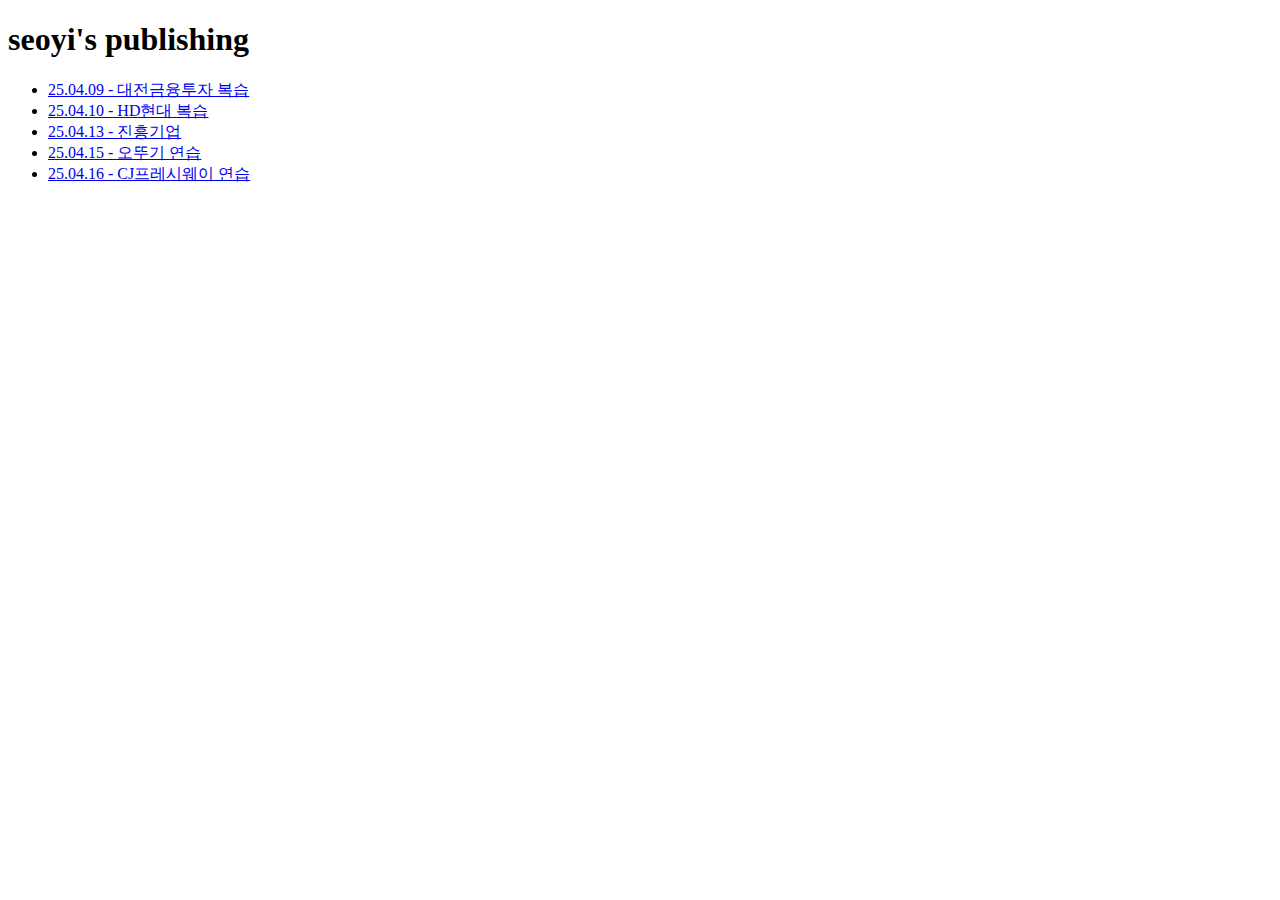
<file: index.html>
<!DOCTYPE html>
<html lang="ko">
<head>
    <meta charset="UTF-8">
    <meta name="viewport" content="width=device-width, initial-scale=1.0">
    <title>서이의 코딩복습</title>
</head>
<body>
    <h1>seoyi's publishing</h1>
    <ul>
        <li><a href="test/test_250409_dj.html">25.04.09 - 대전금융투자 복습</a></li>
        <li><a href="test/test_250410_hd.html">25.04.10 - HD현대 복습</a></li>
        <li><a href="test/test_jh.html">25.04.13 - 진흥기업</a></li>
        <li><a href="test/test_ok_250415.html">25.04.15 - 오뚜기 연습</a></li>
        <li><a href="test/test_cj_250416.html">25.04.16 - CJ프레시웨이 연습</a></li>
    </ul>
</body>
</html>
</file>
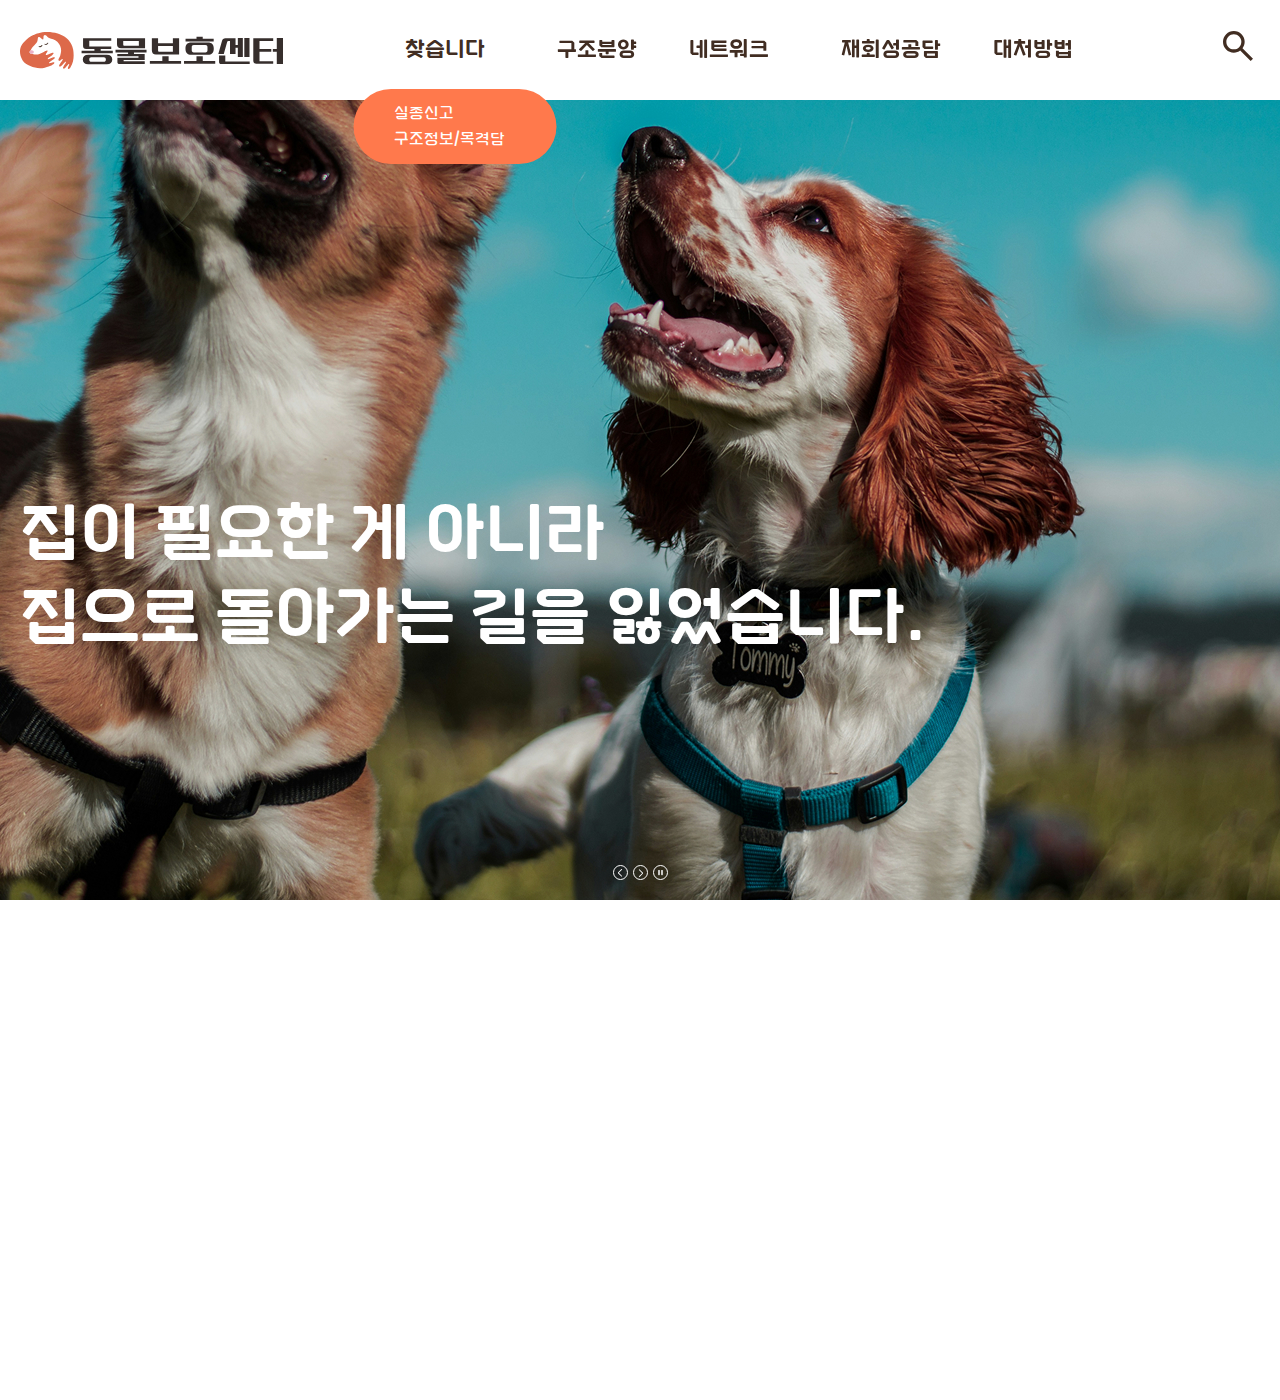
<file: animal/index.html>
<!DOCTYPE html>
<html lang="ko">
<head>
    <meta charset="UTF-8">
    <meta name="viewport" content="width=device-width, initial-scale=1.0">
    <!-- jqyery 라이브러리 -->
    <script src="js/jquery-3.7.1.min.js"></script>

    <!-- swiper 라이브러리 -->
    <link rel="stylesheet" href="css/swiper-bundle.min.css">
    <script src="js/swiper-bundle.min.js"></script>

    <link rel="stylesheet" href="css/main.css">
    <script src="js/main.js"></script>
    <title>동물보호센터</title>
</head>
<body>
        <header class="menu_over">
            <h1 class="logo"><a href="index.html"><span class="blind">동물보호센터</span></a></h1>
            <nav class="gnb">
                <button class="gnb_open"><span class="blind">메뉴열기</span></button>
                <div class="gnb_wrap">
                    <ul class="depth1">
                        <li class="over">
                            <a href="https://www.naver.com/"><span>찾습니다</span></a>
                            <ul class="depth2">
                                <li><a href="#"><span>실종신고</span></a></li>
                                <li><a href="#"><span>구조정보/목격담</span></a></li>
                            </ul>
                        </li>
                        <li>
                            <a href="https://www.naver.com/"><span>구조분양</span></a>
                        </li>
                        <li>
                            <a href="https://www.naver.com/"><span>네트워크</span></a>
                            <ul class="depth2">
                                <li><a href="#"><span>동물찾기 네트워크</span></a></li>
                                <li><a href="https://www.animal.go.kr" target="_blank" title="새창열림"><span>국가동물보호정보시스템</span></a></li>
                            </ul>
                        </li>
                        <li>
                            <a href="https://www.naver.com/"><span>재회성공담</span></a>
                        </li>
                        <li>
                            <a href="https://www.naver.com/"><span>대처방법</span></a>
                            <ul class="depth2">
                                <li><a href="#"><span>실종시 대처방법</span></a></li>
                                <li><a href="#"><span>구조시 대처방법</span></a></li>
                                <li><a href="#"><span>고양이에 대해</span></a></li>
                            </ul>
                        </li>
                    </ul>
                </div>
                <button class="gnb_close"><span class="blind">메뉴닫기</span></button>
            </nav>
            <div class="util">
                <div class="search">
                    <button class="search_open"><span class="blind">검색열기</span></button>
                </div>
            </div>
        </header>
        <main class="container">
            <section class="visual">
                <h2 class="blind">팝업</h2>
                <div class="swiper"> <!-- 팝업의 높이와 넓이를 css에서 줄 수 있는 요소-->
                    <ul class="swiper-wrapper"> <!-- 각 팝업 콘텐츠를 감싸는 요소-->
                        <li class="swiper-slide bg1">
                            <div class="wrapper">
                                <p>집이 필요한 게 아니라<br>집으로 돌아가는 길을 잃었습니다.</p>
                            </div>
                        </li>
                        <li class="swiper-slide bg2">
                            <div class="wrapper">
                            <p>길 위 아이는 누군가의 전부,<br>함께 찾아야 할 가족</p>
                            </div>
                        </li>
                        <li class="swiper-slide bg3">
                            <div class="wrapper">
                            <p>작은 몸 하나로<br>온 세상을 기다려온 아이가 있어요</p>
                            </div>
                        </li>
                        <li class="swiper-slide bg4">
                            <div class="wrapper">
                            <p>물건이 아닌 생명,<br> 입양으로 그 가치를 지켜주세요</p>
                            </div>
                        </li>
                    </ul>
                    <div class="btn_wrap">
                        <button class="btn_prev"><span class="blind">이전팝업보기</span></button>
                        <button class="btn_next"><span class="blind">다음팝업보기</span></button>
                        <button class="btn_stop"><span class="blind">일시정지</span></button>
                        <button class="btn_play"><span class="blind">다시시작</span></button>
                    </div><!--//btn_wrap-->
                </div><!--//swiper-->
            </section><!--//visual-->
            <section class="find"></section><!--//find-->
            <section class="slogan"></section><!--//slogan-->
            <section class="adopt"></section><!--//adopt-->
            <section class="review"></section><!--//review-->
        </main>
        <footer></footer>
</body>
</html>
</file>
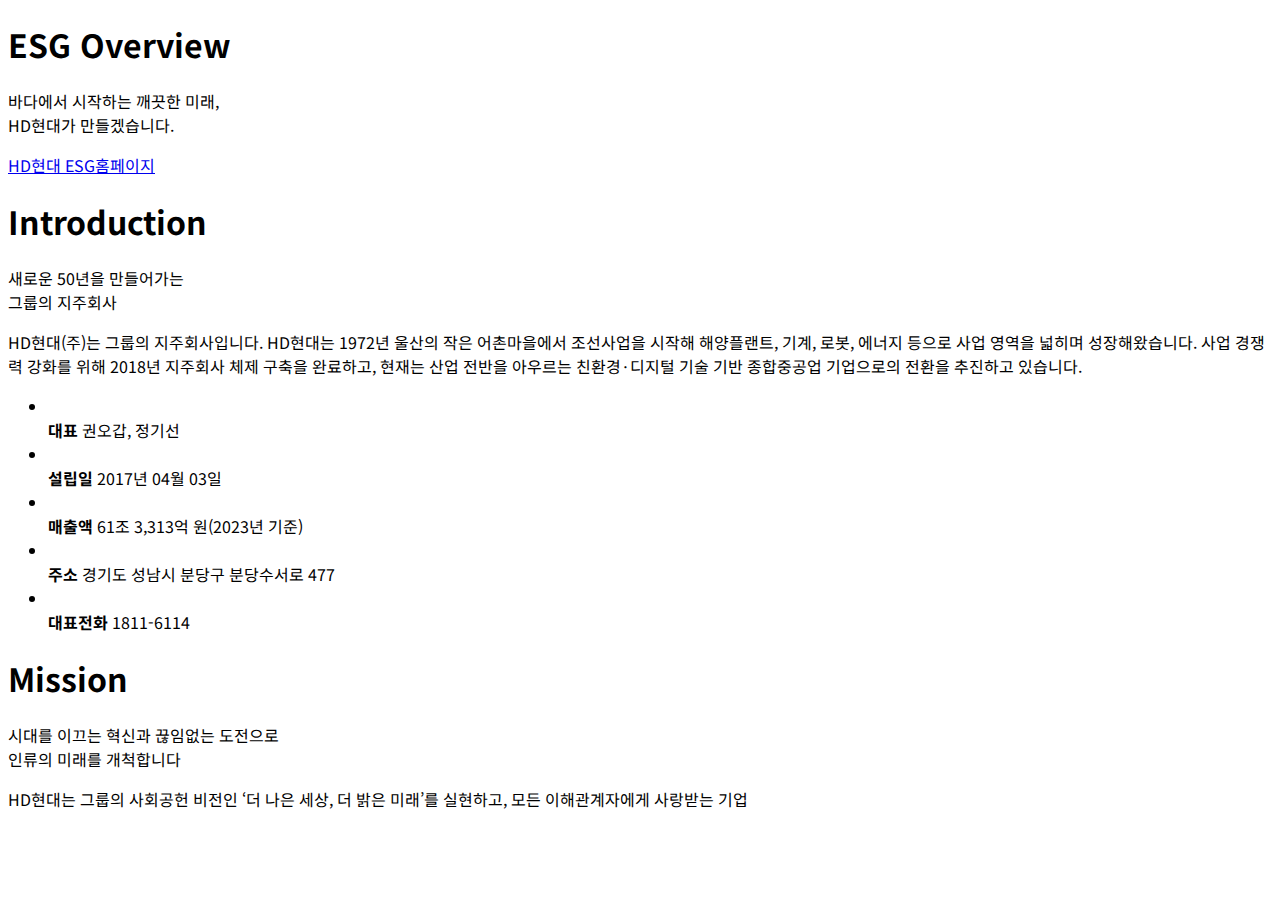
<file: test/test_250410_hd.html>
<!DOCTYPE html>
<html lang="ko">
<head>
    <meta charset="UTF-8">
    <meta name="viewport" content="width=device-width, initial-scale=1.0">
    <link rel="stylesheet" href="css/test_250410_hd.css">
    <title>HD현대 복습</title>
</head>
<body>
    <div class="esg">
        <div class="wrapper">
            <h1>ESG Overview</h1>
            <p class="sub_tit">바다에서 시작하는 깨끗한 미래,<br>HD현대가 만들겠습니다.</p>
            <div class="more"><a href="#">HD현대 ESG홈페이지</a></div>
        </div><!--//wrapper-->
    </div><!--//esg-->
    <div class="int">
        <div class="wrapper">
            <h1>Introduction</h1>
            <p class="sub_tit">새로운 50년을 만들어가는<br>그룹의 지주회사</p>
            <p>HD현대(주)는 그룹의 지주회사입니다. HD현대는 1972년 울산의 작은 어촌마을에서 조선사업을 시작해 해양플랜트, 기계, 로봇, 에너지 등으로 사업 영역을 넓히며 성장해왔습니다. 사업 경쟁력 강화를 위해 2018년 지주회사 체제 구축을 완료하고, 현재는 산업 전반을 아우르는 친환경·디지털 기술 기반 종합중공업 기업으로의 전환을 추진하고 있습니다.</p>
            <ul>
                <li></li><strong>대표</strong> 권오갑, 정기선
                <li></li><strong>설립일</strong> 2017년 04월 03일
                <li></li><strong>매출액</strong> 61조 3,313억 원(2023년 기준)
                <li></li><strong>주소</strong> 경기도 성남시 분당구 분당수서로 477
                <li></li><strong>대표전화</strong> 1811-6114
            </ul>
        </div><!--//wrapper-->
    </div><!--//int-->
    <div class="mission">
        <div class="wrapper">
            <div class="inner">
                <h1>Mission</h1>
                <P class="sub_tit">시대를 이끄는 혁신과 끊임없는 도전으로<br>인류의 미래를 개척합니다</P>
                <p class="cnt">HD현대는 그룹의 사회공헌 비전인 ‘더 나은 세상, 더 밝은 미래’를 실현하고, 모든 이해관계자에게 사랑받는 기업</p>
            </div><!--//inner-->
        </div><!--//wrapper-->
    </div><!--//mission-->
</body>
</html>
</file>
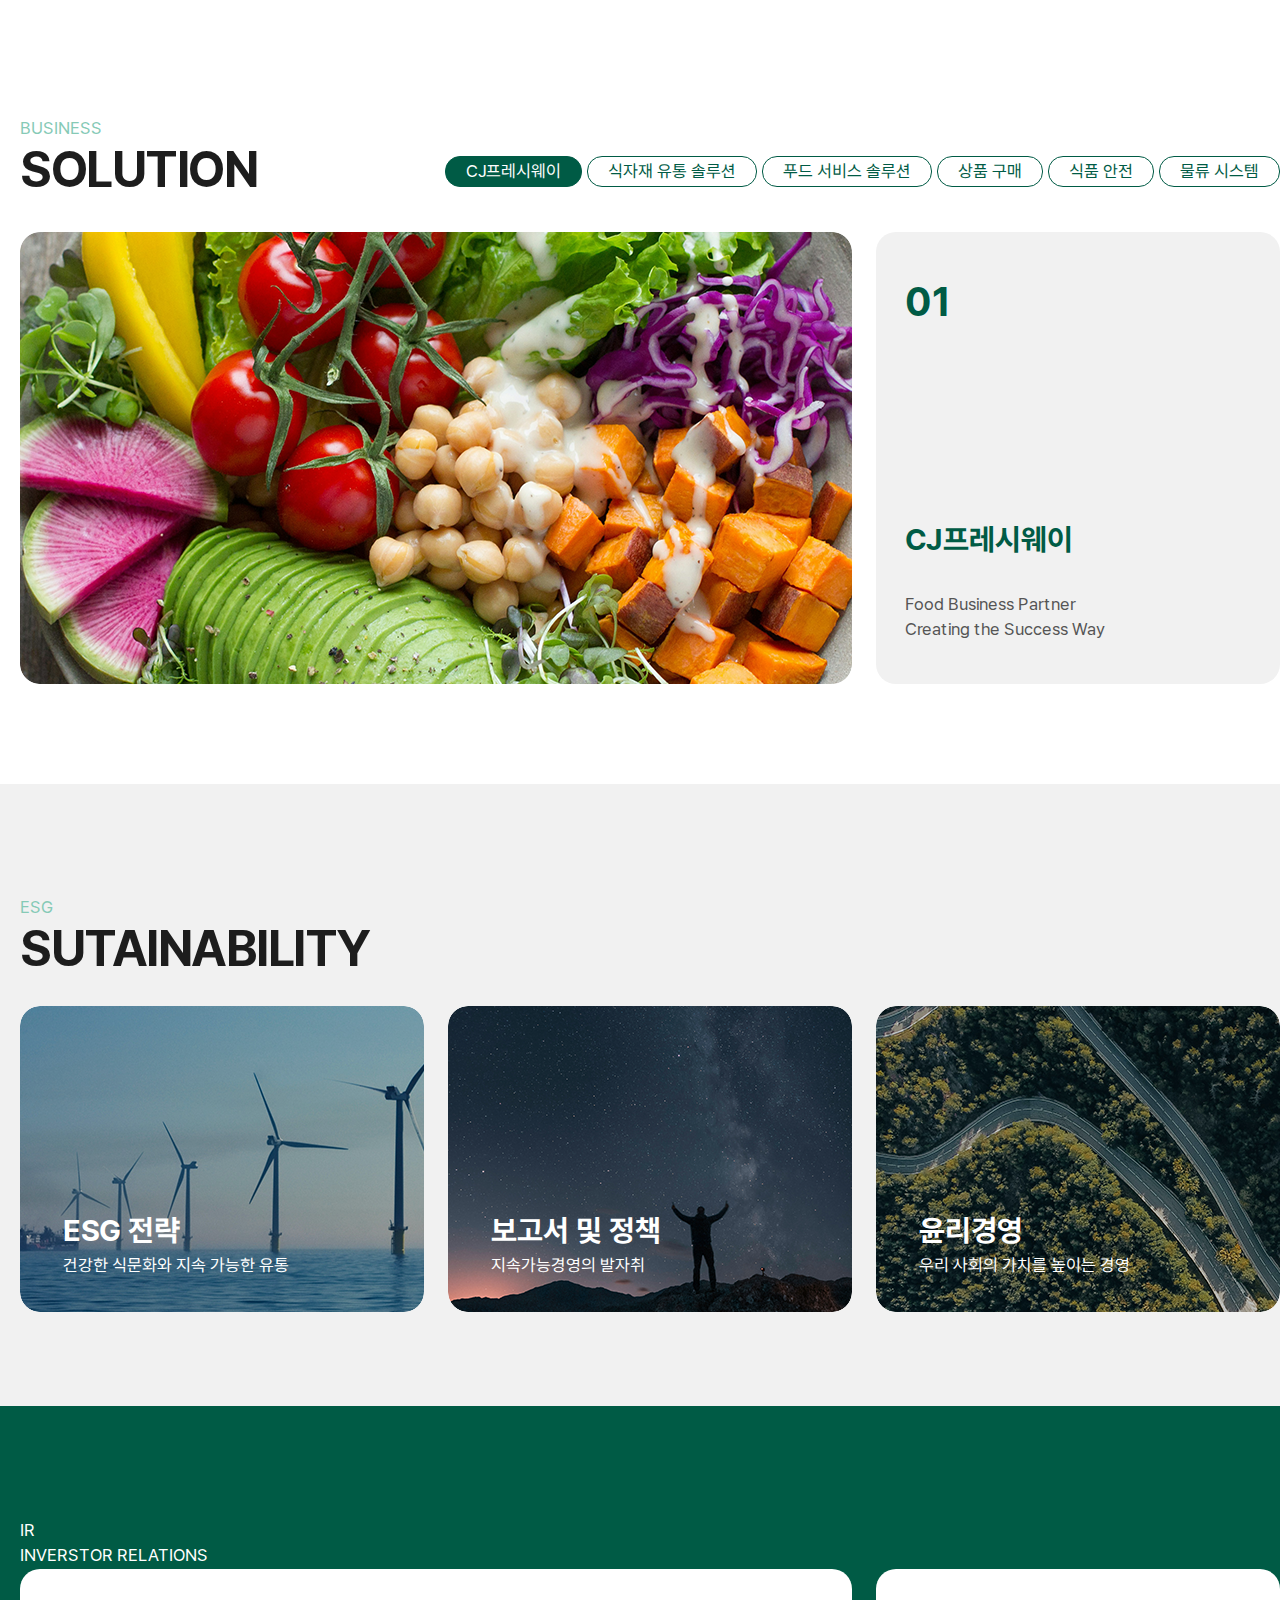
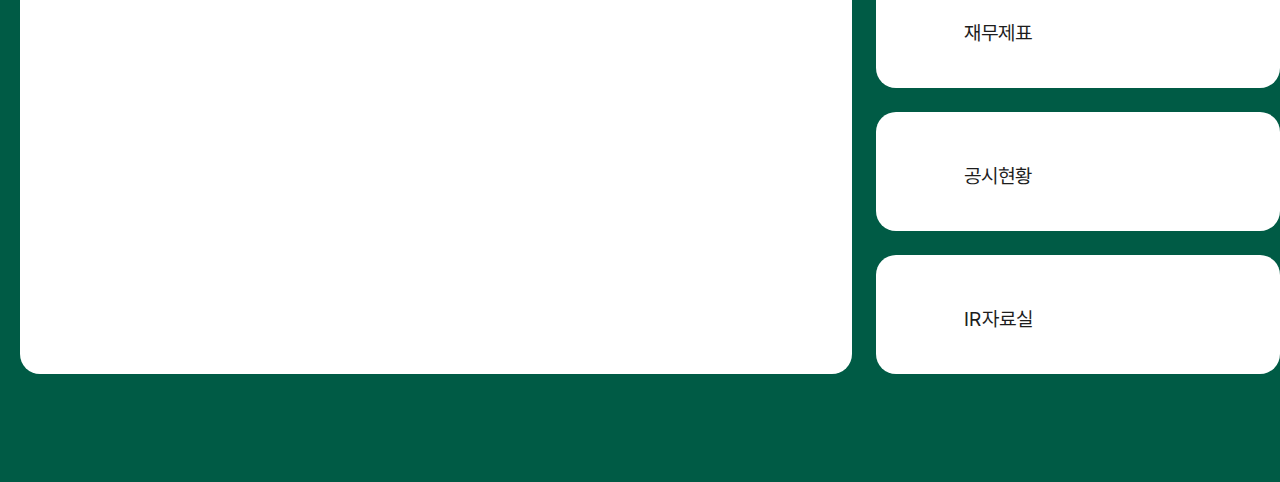
<file: test/test_cj_250416.html>
<!DOCTYPE html>
<html lang="ko">
<head>
    <meta charset="UTF-8">
    <meta name="viewport" content="width=device-width, initial-scale=1.0">
    <link rel="stylesheet" href="css/test_cj_250416.css">
    <title>CJ프레시웨이</title>
</head>
<body>
    <div id="wrap">
        <header></header>
        <main class="container">
            <section class="biz">
                <div class="wrapper">
                    <div class="manu">
                        <div class="tit">
                            <h1>BUSINESS</h1>
                            <p class="sub_tit">SOLUTION</p>
                        </div><!--//tit-->
                        <nav class="snb">
                            <ul>
                                <li class="cl_box"><a href="#">CJ프레시웨이</a></li>
                                <li><a href="#">식자재 유통 솔루션</a></li>
                                <li><a href="#">푸드 서비스 솔루션</a></li>
                                <li><a href="#">상품 구매</a></li>
                                <li><a href="#">식품 안전</a></li>
                                <li><a href="#">물류 시스템</a></li>
                            </ul>
                        </nav>
                    </div>
                    <div class="box">
                        <a><div class="photo"><img src="images/cj-biz-box.png" alt="셀러드사진"></div></a>
                        <div class="m_nv">
                            <h2>01</h2>
                            <p class="sub_tit">CJ프레시웨이</p>
                            <span>Food Business Partner<br>Creating the Success Way</span>
                        </div>
                    </div><!--//box--> 
               </div><!--/wrapper-->
            </section><!--//biz-->
            <section class="esg">
                <div class="wrapper">
                    <h1>ESG</h1>
                    <p class="sub_tit">SUTAINABILITY</p>
                    <ul>
                        <li class="list1">
                            <a>
                                <h2>ESG 전략</h2>
                                <p class="cnt">건강한 식문화와 지속 가능한 유통</p>
                            </a>
                        </li>
                        <li class="list2">
                            <a>
                                <h2>보고서 및 정책</h2>
                                <p class="cnt">지속가능경영의 발자취</p>
                            </a>
                        </li>
                        <li class="list3">
                            <a>
                                <h2>윤리경영</h2>
                                <p class="cnt">우리 사회의 가치를 높이는 경영</p>
                            </a>
                        </li>
                    </ul>
                </div><!--/wrapper-->
            </section><!--//esg-->
            <section class="ir">
                <div class="wrapper">
                    <h1>IR</h1>
                    <p class="sub_tit">INVERSTOR RELATIONS</p>
                    <div class="inner">
                        <div class="bx_l"></div>
                        <div class="bx_r">
                            <ul>
                                <li>
                                    <a href="#">재무제표</a>
                                </li>
                                <li>
                                    <a href="#">공시현황</a>
                                </li>
                                <li>
                                    <a href="#">IR자료실</a>
                                </li>
                            </ul>
                        </div>
                    </div>
                </div><!--/wrapper-->
            </section><!--//ir-->
        </main>
        <footer></footer>
    </div><!--//wrap-->
</body>
</html>
</file>
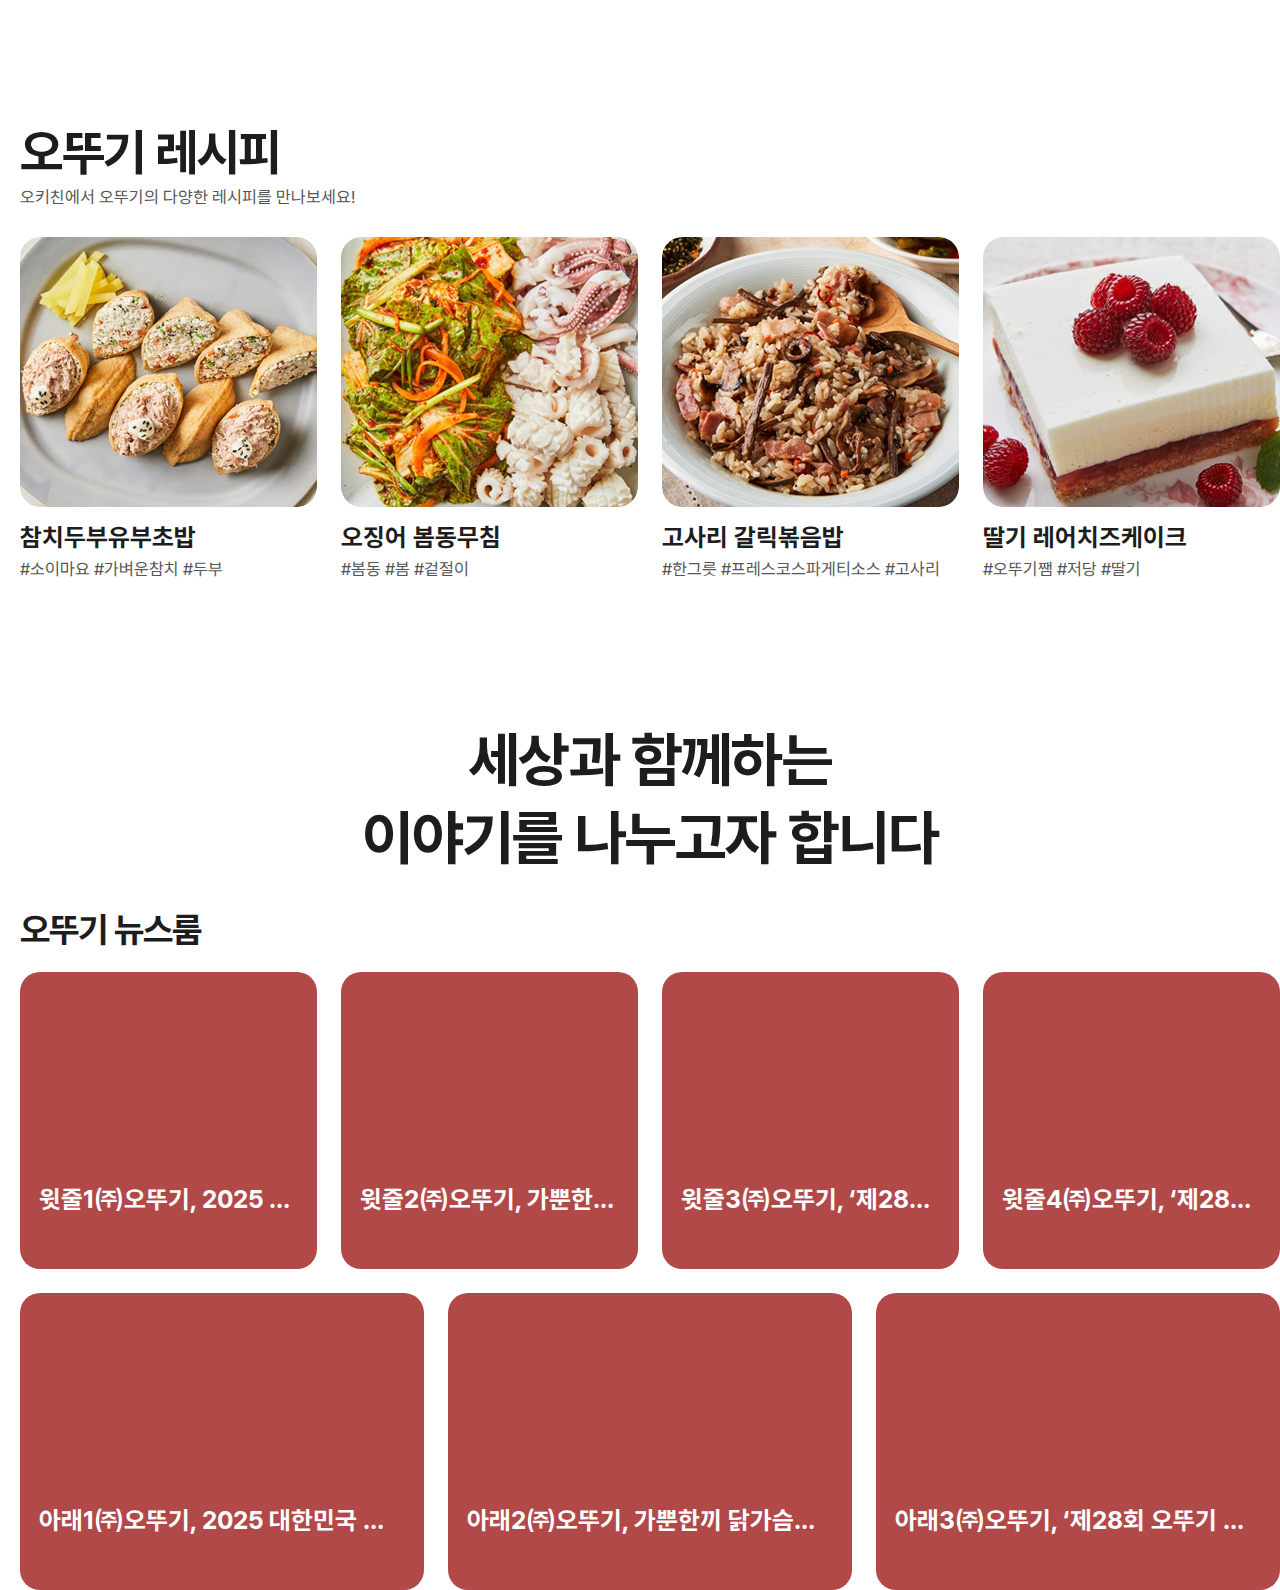
<file: test/test_ok_250415.html>
<!DOCTYPE html>
<html lang="ko">
<head>
    <meta charset="UTF-8">
    <meta name="viewport" content="width=device-width, initial-scale=1.0">
    <link rel="stylesheet" href="css/test_ok_450415.css">
    <title>오뚜기 연습</title>
</head>
<body>
    <div id="wrap">
        <div class="rasip">
            <div class="wrapper">
                <div class="tit">
                    <h1>오뚜기 레시피</h1>
                    <p>오키친에서 오뚜기의 다양한 레시피를 만나보세요!</p>
                </div>
                <div class="list">
                    <ul>
                        <li>
                            <a href="#">
                                <div class="photo"><img src="images/유부.png" alt="유부초밥사진"></div>
                                <h2>참치두부유부초밥</h2>
                                <p>#소이마요 #가벼운참치 #두부</p>
                            </a>
                        </li>
                        <li>
                            <a href="#">
                                <div class="photo"><img src="images/오징어무침.png" alt="오징어무침사진"></div>
                                <h2>오징어 봄동무침</h2>
                                <p>#봄동 #봄 #겉절이</p>
                            </a>
                        </li>
                        <li>
                            <a href="#">
                                <div class="photo"><img src="images/고사리.png" alt="고사리볶음밥사진"></div>
                                <h2>고사리 갈릭볶음밥</h2>
                                <p>#한그릇 #프레스코스파게티소스 #고사리</p>
                            </a>
                        </li>
                        <li>
                            <a href="#">
                                <div class="photo"><img src="images/케이크.png" alt="딸기케이크사진"></div>
                                <h2>딸기 레어치즈케이크</h2>
                                <p>#오뚜기쨈 #저당 #딸기</p>
                            </a>
                        </li>
                    </ul>
                </div>
            </div>
        </div><!--//rasip-->
        <div class="news">
            <div class="wrapper">
                <div class="tit">
                    <p class="sub_tit">세상과 함께하는<br>이야기를 나누고자 합니다</p>
                    <h2>오뚜기 뉴스룸</h2>
                </div><!--//tit-->
                <div class="list">
                    <div class="group ls1">
                        <ul>
                            <li><a href="#">윗줄1㈜오뚜기, 2025 대한민국 라면박람회 참가 글로벌 진라면 알린다</a></li>
                            <li><a href="#">윗줄2㈜오뚜기, 가뿐한끼 닭가슴살만두 2종 출시</a></li>
                            <li><a href="#">윗줄3㈜오뚜기, ‘제28회 오뚜기 스위트홈 가족요리 페스티벌’ 참가자 모집</a></li>
                            <li><a href="#">윗줄4㈜오뚜기, ‘제28회 오뚜기 스위트홈 가족요리 페스티벌’ 참가자 모집</a></li>
                        </ul>
                    </div>
                    <div class="group ls2">
                        <ul>
                            <li><a href="#">아래1㈜오뚜기, 2025 대한민국 라면박람회 참가 글로벌 진라면 알린다</a></li>
                            <li><a href="#">아래2㈜오뚜기, 가뿐한끼 닭가슴살만두 2종 출시</a></li>
                            <li><a href="#">아래3㈜오뚜기, ‘제28회 오뚜기 스위트홈 가족요리 페스티벌’ 참가자 모집</a></li>
                        </ul>
                    </div>
                </div><!--//list-->
            </div>
        </div><!--//news-->
    </div><!--//wrap-->
</body>
</html>
</file>
<file: animal/css/main.css>
@import url(font.css);
@import url(default.css);
@import url(common.css);

header {
    position: fixed; /* body를 기준으로 정렬 / 상단고정 */
    left: 0;
    top: 0;
    z-index: 100;
    width: 100%;
    height: 100px;
    color: #fff;
    display: flex; /* logo, gnb, util을 좌우로 배치 */
    justify-content: space-between;
    align-items: center;
    padding: 0 20px;
}
header .logo a {
    display: block;
    background: url(../images/logo_w.svg) no-repeat center center / contain;
    width: 263px;
    height: 37px;
}

header .util .search .search_open {
    width: 45px;
    height: 45px;
    background-image: url("data:image/svg+xml,%3Csvg width='30' height='30' viewBox='0 0 30 30' fill='none' xmlns='http://www.w3.org/2000/svg'%3E%3Cpath d='M27.6667 30L17.1667 19.5C16.3333 20.1667 15.375 20.6944 14.2917 21.0833C13.2083 21.4722 12.0556 21.6667 10.8333 21.6667C7.80556 21.6667 5.24306 20.6181 3.14583 18.5208C1.04861 16.4236 0 13.8611 0 10.8333C0 7.80556 1.04861 5.24306 3.14583 3.14583C5.24306 1.04861 7.80556 0 10.8333 0C13.8611 0 16.4236 1.04861 18.5208 3.14583C20.6181 5.24306 21.6667 7.80556 21.6667 10.8333C21.6667 12.0556 21.4722 13.2083 21.0833 14.2917C20.6944 15.375 20.1667 16.3333 19.5 17.1667L30 27.6667L27.6667 30ZM10.8333 18.3333C12.9167 18.3333 14.6875 17.6042 16.1458 16.1458C17.6042 14.6875 18.3333 12.9167 18.3333 10.8333C18.3333 8.75 17.6042 6.97917 16.1458 5.52083C14.6875 4.0625 12.9167 3.33333 10.8333 3.33333C8.75 3.33333 6.97917 4.0625 5.52083 5.52083C4.0625 6.97917 3.33333 8.75 3.33333 10.8333C3.33333 12.9167 4.0625 14.6875 5.52083 16.1458C6.97917 17.6042 8.75 18.3333 10.8333 18.3333Z' fill='white'/%3E%3C/svg%3E%0A");
    background-repeat: no-repeat;
    background-position: center center;
}

@media screen and (min-width:1025px){
/******************* 메뉴 pc형 *******************/
header .gnb .gnb_open,
header .gnb .gnb_close {
    display: none; /* 모바일에서만 보임 */
}
header .gnb .gnb_wrap ul.depth1 {
    display: flex; /* li를 좌우로 배치 */
}
header .gnb .gnb_wrap ul.depth1 > li {
    position: relative; /* depth2 정렬의 기준 */
}
header .gnb .gnb_wrap ul.depth1 > li > a {
    display: block;
    line-height: 100px; /* header 높이만큼 */
    font-size: 23px;
    font-weight: 700;
    padding: 0 26px;
}
header .gnb .gnb_wrap ul.depth1 > li:has(ul.depth2) > a > span {
    /* li하위에 depth2가 있는 a만 */
    position: relative; /* after 정렬의 기준 */
    display: block;
    padding-right: 20px; /* 아이콘이 들어갈 만큼 */
}
header .gnb .gnb_wrap ul.depth1 > li:has(ul.depth2) > a > span::after {
    content: "";
    position: absolute; /* span을 기준으로 정렬 */
    top: 37px;
    right: 0;
    width: 16px;
    height: 16px;
    background-image: url("data:image/svg+xml,%3Csvg width='16' height='16' viewBox='0 0 16 16' fill='none' xmlns='http://www.w3.org/2000/svg'%3E%3Cmask id='mask0_91_4140' style='mask-type:alpha' maskUnits='userSpaceOnUse' x='0' y='0' width='16' height='16'%3E%3Crect y='16' width='16' height='16' transform='rotate(-90 0 16)' fill='%23D9D9D9'/%3E%3C/mask%3E%3Cg mask='url(%23mask0_91_4140)'%3E%3Cpath d='M8.00008 13.6335L12.9001 8.73353C13.0667 8.56686 13.2612 8.48631 13.4834 8.49186C13.7056 8.49742 13.9001 8.58353 14.0667 8.75019C14.2334 8.91686 14.3167 9.11131 14.3167 9.33353C14.3167 9.55575 14.2334 9.75019 14.0667 9.91686L8.95008 15.0502C8.81674 15.1835 8.66674 15.2835 8.50008 15.3502C8.33341 15.4169 8.16674 15.4502 8.00008 15.4502C7.83341 15.4502 7.66674 15.4169 7.50008 15.3502C7.33341 15.2835 7.18341 15.1835 7.05007 15.0502L1.91674 9.91686C1.75007 9.7502 1.66952 9.55297 1.67507 9.3252C1.68063 9.09742 1.76674 8.9002 1.93341 8.73353C2.10007 8.56686 2.29452 8.48353 2.51674 8.48353C2.73896 8.48353 2.93341 8.56686 3.10007 8.73353L8.00008 13.6335Z' fill='white'/%3E%3C/g%3E%3C/svg%3E%0A");
    background-repeat: no-repeat;
    background-position: center center;
}
header .gnb .gnb_wrap ul.depth1 > li ul.depth2 {
    display: none; /* 2차 메뉴 */
}
header .gnb .gnb_wrap ul.depth1 > li.over ul.depth2 {
    position: absolute; /* li를 기준으로 정렬 */
    top: 89px;
    left: 50%;
    transform: translate(-50%);
    background-color: #FF794C;
    border-radius: 45px;
    color: #fff;
    padding: 12px 52px 12px 40px;
    display: flex;
    gap: 38px;
    display: none; /* 2차 메뉴 */
}
header .gnb .gnb_wrap ul.depth1 > li.over ul.depth2 > li > a {
    display: block;
    white-space: nowrap;
}
header .gnb .gnb_wrap ul.depth1 > li.over ul.depth2 > li > a:hover {
    text-decoration: underline;
    color: #fff;
}

/********************* 메뉴에 마우스 오버 **********************/
header.menu_over {
    color: #412D22;
    background-color: #fff;
}
header.menu_over .logo a {
    background-image: url(../images/logo_c.svg);
}
header.menu_over .util .search .search_open {
    background-image: url("data:image/svg+xml,%3Csvg width='30' height='30' viewBox='0 0 30 30' fill='none' xmlns='http://www.w3.org/2000/svg'%3E%3Cpath d='M27.6667 30L17.1667 19.5C16.3333 20.1667 15.375 20.6944 14.2917 21.0833C13.2083 21.4722 12.0556 21.6667 10.8333 21.6667C7.80556 21.6667 5.24306 20.6181 3.14583 18.5208C1.04861 16.4236 0 13.8611 0 10.8333C0 7.80556 1.04861 5.24306 3.14583 3.14583C5.24306 1.04861 7.80556 0 10.8333 0C13.8611 0 16.4236 1.04861 18.5208 3.14583C20.6181 5.24306 21.6667 7.80556 21.6667 10.8333C21.6667 12.0556 21.4722 13.2083 21.0833 14.2917C20.6944 15.375 20.1667 16.3333 19.5 17.1667L30 27.6667L27.6667 30ZM10.8333 18.3333C12.9167 18.3333 14.6875 17.6042 16.1458 16.1458C17.6042 14.6875 18.3333 12.9167 18.3333 10.8333C18.3333 8.75 17.6042 6.97917 16.1458 5.52083C14.6875 4.0625 12.9167 3.33333 10.8333 3.33333C8.75 3.33333 6.97917 4.0625 5.52083 5.52083C4.0625 6.97917 3.33333 8.75 3.33333 10.8333C3.33333 12.9167 4.0625 14.6875 5.52083 16.1458C6.97917 17.6042 8.75 18.3333 10.8333 18.3333Z' fill='%23412D22'/%3E%3C/svg%3E%0A");
}
header.menu_over .gnb .gnb_wrap ul.depth1 > li.over ul.depth2 {
    display: block;
}
} /* @media */




.visual .swiper-slide { /* swiper-slide에 flex나 넓이나 다른 걸 주지 않는 게 좋음 */
    color: #fff;
    background-repeat: no-repeat;
    background-position: center center;
    background-size: cover;
}
.visual .swiper-slide.bg1 {
    background-image: url(../images/swiper_bg1.jpg);
}
.visual .swiper-slide.bg2 {
    background-image: url(../images/swiper_bg2.jpg);
}
.visual .swiper-slide.bg3 {
    background-image: url(../images/swiper_bg3.jpg);
}
.visual .swiper-slide.bg4 {
    background-image: url(../images/swiper_bg4.jpg);
}

.visual .swiper-slide .wrapper {
    height: 900px;
    display: flex;
    flex-direction: column;
    justify-content: flex-end;
    padding: 0 0 240px 0;
}
.visual .swiper-slide p {
    font-size: 70px;
    font-weight: 700;
    color: #fff;
    line-height: 1.2;
}
.visual .btn_wrap {
    position: absolute; /* swiper를 기준으로 정렬 */
    left: 0;
    bottom: 20px;
    z-index: 10;
    width: 100%;
    display: flex;
    justify-content: center;
    gap: 5px;
}
.visual .btn_wrap button {
    width: 15px;
    height: 15px;
    border: 1px solid #fff;
    border-radius: 50%;
    background-repeat: no-repeat;
    background-position: center center;
}
.visual .btn_wrap button.btn_prev {
    background-image: url("data:image/svg+xml,%3Csvg width='5' height='8' viewBox='0 0 5 8' fill='none' xmlns='http://www.w3.org/2000/svg'%3E%3Cpath d='M0.870938 3.85102L4.00958 6.98967C4.09236 7.07244 4.13271 7.16991 4.13063 7.28206C4.12847 7.39428 4.08601 7.49178 4.00323 7.57456C3.92038 7.65734 3.82288 7.69873 3.71073 7.69873C3.59858 7.69873 3.50108 7.65734 3.41823 7.57456L0.221979 4.38466C0.146632 4.30932 0.0907986 4.22491 0.0544792 4.13144C0.0181597 4.03796 0 3.94449 0 3.85102C0 3.75755 0.0181597 3.66407 0.0544792 3.5706C0.0907986 3.47713 0.146632 3.39272 0.221979 3.31737L3.41823 0.121019C3.50108 0.0382414 3.59965 -0.00207093 3.71396 8.18516e-05C3.82826 0.00223463 3.92681 0.0446997 4.00958 0.127477C4.09236 0.210255 4.13375 0.307755 4.13375 0.419978C4.13375 0.53213 4.09236 0.629596 4.00958 0.712374L0.870938 3.85102Z' fill='white'/%3E%3C/svg%3E%0A");
}
.visual .btn_wrap button.btn_next {
    background-image: url("data:image/svg+xml,%3Csvg width='5' height='8' viewBox='0 0 5 8' fill='none' xmlns='http://www.w3.org/2000/svg'%3E%3Cpath d='M4.12906 4.14898L0.990417 1.01033C0.907639 0.927556 0.867292 0.830091 0.869375 0.717938C0.871528 0.605716 0.913993 0.508217 0.996771 0.425439C1.07962 0.342661 1.17712 0.301272 1.28927 0.301272C1.40142 0.301272 1.49892 0.342661 1.58177 0.425439L4.77802 3.61533C4.85337 3.69068 4.9092 3.77509 4.94552 3.86856C4.98184 3.96204 5 4.05551 5 4.14898C5 4.24245 4.98184 4.33593 4.94552 4.4294C4.9092 4.52287 4.85337 4.60728 4.77802 4.68263L1.58177 7.87898C1.49892 7.96176 1.40035 8.00207 1.28604 7.99992C1.17174 7.99777 1.07319 7.9553 0.990416 7.87252C0.907638 7.78974 0.86625 7.69224 0.86625 7.58002C0.86625 7.46787 0.907638 7.3704 0.990416 7.28763L4.12906 4.14898Z' fill='white'/%3E%3C/svg%3E%0A");
}
.visual .btn_wrap button.btn_stop {
    background-image: url("data:image/svg+xml,%3Csvg width='9' height='9' viewBox='0 0 9 9' fill='none' xmlns='http://www.w3.org/2000/svg'%3E%3Cmask id='mask0_74_3858' style='mask-type:alpha' maskUnits='userSpaceOnUse' x='0' y='0' width='9' height='9'%3E%3Crect width='9' height='9' fill='%23D9D9D9'/%3E%3C/mask%3E%3Cg mask='url(%23mask0_74_3858)'%3E%3Cpath d='M6 7.125C5.79375 7.125 5.61719 7.05156 5.47031 6.90469C5.32344 6.75781 5.25 6.58125 5.25 6.375V2.625C5.25 2.41875 5.32344 2.24219 5.47031 2.09531C5.61719 1.94844 5.79375 1.875 6 1.875C6.20625 1.875 6.38281 1.94844 6.52969 2.09531C6.67656 2.24219 6.75 2.41875 6.75 2.625V6.375C6.75 6.58125 6.67656 6.75781 6.52969 6.90469C6.38281 7.05156 6.20625 7.125 6 7.125ZM3 7.125C2.79375 7.125 2.61719 7.05156 2.47031 6.90469C2.32344 6.75781 2.25 6.58125 2.25 6.375V2.625C2.25 2.41875 2.32344 2.24219 2.47031 2.09531C2.61719 1.94844 2.79375 1.875 3 1.875C3.20625 1.875 3.38281 1.94844 3.52969 2.09531C3.67656 2.24219 3.75 2.41875 3.75 2.625V6.375C3.75 6.58125 3.67656 6.75781 3.52969 6.90469C3.38281 7.05156 3.20625 7.125 3 7.125Z' fill='white'/%3E%3C/g%3E%3C/svg%3E%0A");
}
.visual .btn_wrap button.btn_play {
    display: none; /* 정지버튼을 눌렀을 때만 나옴 */
    background-image: url("data:image/svg+xml,%3Csvg width='5' height='5' viewBox='0 0 5 5' fill='none' xmlns='http://www.w3.org/2000/svg'%3E%3Cpath d='M4.7356 2.15007C4.79854 2.193 4.84571 2.24441 4.87711 2.3043C4.90858 2.36426 4.92432 2.4295 4.92432 2.50001C4.92432 2.57051 4.90858 2.63575 4.87711 2.69571C4.84571 2.7556 4.79854 2.80701 4.7356 2.84994L1.5291 4.89124C1.49449 4.91126 1.45813 4.92623 1.42001 4.93616C1.38197 4.94617 1.34565 4.95117 1.31105 4.95117C1.20021 4.95117 1.10338 4.9124 1.02058 4.83487C0.937694 4.75726 0.896254 4.65795 0.896254 4.53695L0.896254 0.463056C0.896254 0.342056 0.937772 0.242751 1.02081 0.16514C1.10384 0.0876052 1.20074 0.0488374 1.3115 0.0488374C1.34611 0.0488374 1.38239 0.0538414 1.42036 0.0638484C1.45832 0.0737789 1.49457 0.088751 1.5291 0.108765L4.7356 2.15007Z' fill='white'/%3E%3C/svg%3E%0A");
}




@media screen and (max-width:1024px){
            .visual .swiper-slide .wrapper {
                height: 750px;
                padding: 0 0 190px 0;
            }
            .visual .swiper-slide p {
                font-size: 55px;
            }
}/*media*/

@media screen and (max-width:768px){
            .visual .swiper-slide.bg3 {
                background-image: url(../images/swiper_bg3_tab.jpg);
            }
            .visual .swiper-slide .wrapper {
                height: 600px;
                padding: 0 0 134px 0;
            }
            .visual .swiper-slide p {
                font-size: 35px;
            }
            .visual .swiper-slide p br {
                display: none;
            }
            .visual .btn_wrap {
                left: 0;
                /*left: 5%;
                width: 90%;  -> common에서 wraper의 마진을 %로 했을 때*/
                /*width: auto; -> 왼쪽으로 정렬됨 */
                bottom: 15px;
            }
            .visual .btn_wrap button.btn_prev {
               display: none;
            }
            .visual .btn_wrap button.btn_next {
                display: none;
            }
            .visual .btn_wrap button.btn_stop {
                background-image: url("data:image/svg+xml,%3Csvg width='9' height='9' viewBox='0 0 9 9' fill='none' xmlns='http://www.w3.org/2000/svg'%3E%3Cmask id='mask0_74_3858' style='mask-type:alpha' maskUnits='userSpaceOnUse' x='0' y='0' width='9' height='9'%3E%3Crect width='9' height='9' fill='%23D9D9D9'/%3E%3C/mask%3E%3Cg mask='url(%23mask0_74_3858)'%3E%3Cpath d='M6 7.125C5.79375 7.125 5.61719 7.05156 5.47031 6.90469C5.32344 6.75781 5.25 6.58125 5.25 6.375V2.625C5.25 2.41875 5.32344 2.24219 5.47031 2.09531C5.61719 1.94844 5.79375 1.875 6 1.875C6.20625 1.875 6.38281 1.94844 6.52969 2.09531C6.67656 2.24219 6.75 2.41875 6.75 2.625V6.375C6.75 6.58125 6.67656 6.75781 6.52969 6.90469C6.38281 7.05156 6.20625 7.125 6 7.125ZM3 7.125C2.79375 7.125 2.61719 7.05156 2.47031 6.90469C2.32344 6.75781 2.25 6.58125 2.25 6.375V2.625C2.25 2.41875 2.32344 2.24219 2.47031 2.09531C2.61719 1.94844 2.79375 1.875 3 1.875C3.20625 1.875 3.38281 1.94844 3.52969 2.09531C3.67656 2.24219 3.75 2.41875 3.75 2.625V6.375C3.75 6.58125 3.67656 6.75781 3.52969 6.90469C3.38281 7.05156 3.20625 7.125 3 7.125Z' fill='white'/%3E%3C/g%3E%3C/svg%3E%0A");
            }
            .visual .btn_wrap button.btn_play {
                display: none; /* 정지버튼을 눌렀을 때만 나옴 */
                background-image: url("data:image/svg+xml,%3Csvg width='5' height='5' viewBox='0 0 5 5' fill='none' xmlns='http://www.w3.org/2000/svg'%3E%3Cpath d='M4.7356 2.15007C4.79854 2.193 4.84571 2.24441 4.87711 2.3043C4.90858 2.36426 4.92432 2.4295 4.92432 2.50001C4.92432 2.57051 4.90858 2.63575 4.87711 2.69571C4.84571 2.7556 4.79854 2.80701 4.7356 2.84994L1.5291 4.89124C1.49449 4.91126 1.45813 4.92623 1.42001 4.93616C1.38197 4.94617 1.34565 4.95117 1.31105 4.95117C1.20021 4.95117 1.10338 4.9124 1.02058 4.83487C0.937694 4.75726 0.896254 4.65795 0.896254 4.53695L0.896254 0.463056C0.896254 0.342056 0.937772 0.242751 1.02081 0.16514C1.10384 0.0876052 1.20074 0.0488374 1.3115 0.0488374C1.34611 0.0488374 1.38239 0.0538414 1.42036 0.0638484C1.45832 0.0737789 1.49457 0.088751 1.5291 0.108765L4.7356 2.15007Z' fill='white'/%3E%3C/svg%3E%0A");
            }
}/*media*/





footer {
    margin: 500px 0 0 0;
}
</file>
<file: test/css/test_250410_hd.css>
@import url('https://fonts.googleapis.com/css2?family=Noto+Sans+KR:wght@100..900&display=swap');
body {
    font-family: "Noto Sans KR", sans-serif;
    
}
</file>
<file: test/css/test_cj_250416.css>
@import url(font.css);
body {
    font-family: 'Pretendard', sans-serif;
    font-size: 17px;
    font-weight: 400;
    line-height: 1.5;
    color: #555555;
    word-break: keep-all;
}
* {
    margin: 0;
    padding: 0;
    box-sizing: border-box;
}
h1, h2, h3, h4, h5, h6 {
    font-size: inherit;
    font-weight: inherit;
}
li {
    list-style: none;
}
a {
    color: inherit;
    text-decoration: none;
}

#wrap {
    min-width: 1300px;
}
.wrapper {
    margin: 0 auto;
    width: 1260px;
}
section .manu {
    margin: 116px 0 0 0;
    display: flex;
    justify-content: space-between;
}

section .manu .tit h1,
.esg h1 {
    color: #86cab6;
}
section .manu .tit .sub_tit,
.esg .sub_tit {
    color: #1d1d1d;
    font-size: 50px;
    font-weight: 700;
    letter-spacing: -0.03em;
    line-height: 1.1;
}

section .manu .snb ul {
    display: flex;
    gap: 5px;
    margin: 10px 0 0 0;
}
section .manu .snb ul li {
    border: 1px solid #005b45;
    color: #005b45;
    border-radius: 15px;
    padding: 2px 20px;
    margin: 29.5px 0;
}
section .manu .snb ul li a {
    display: block;
}
section .manu .snb ul .cl_box {
    background-color: #005b45;
    color: #fff;
}
section .box {
    margin: 15px 0 0 0;
    display: flex;
    justify-content: space-between;
}
section .box .m_nv {
    width: 404px;
    height: 452px;
    background-color: #f1f1f1;
    color: #005b45;
    border-radius: 20px;
    padding: 40px 0 26px 29px;
}
section .box .m_nv h2,
section .box .m_nv .sub_tit  {
    font-size: 40px;
    font-weight: 700;
    color: #005b45;
}
section .box .m_nv h2 {
    margin: 0 0 185px 0;
}
section .box .m_nv .sub_tit {
    font-size: 30px;
    margin: 0 0 30px 0;
}
section .box .m_nv span {
    color: #555;
}
.esg {
    background-color: #f1f1f1;
    margin: 93px 0 0 0;
    padding: 111px 0 94px 0;
}
.esg ul {
    display: flex;
    justify-content: space-between
}
.esg ul li {
    width: 404px;
    height: 306px;
    border-radius: 20px;
    margin: 30px 0 0 0;
    padding: 202px 0 0 43px;
    color: #fff;
}
.esg ul li a {
    display: block;
}
.esg ul .list1 {
    background: url(../images/ESG-img.png) no-repeat center center /cover;
}
.esg ul .list2 {
    background: url(../images/보고서-img.png) no-repeat center center / cover;
}
.esg ul .list3 {
    background: url(../images/유통-img.png) no-repeat center center / cover;
}
.esg ul li a h2 {
    font-size: 30px;
    font-weight: 700;
}
.ir {
    background-color: #005b45;
    padding: 112px 0 108px 0;
    color: #fff;
}
.ir .inner {
    height: 405px;
    display: flex;
    justify-content: space-between
}
.ir .inner .bx_l {
    width: 832px;
    background-color: #fff;
    border-radius: 20px;
}
.ir .inner .bx_r ul li {
    width: 404px;
    height: 119px;
    margin: 0 0 24px 0;
    padding: 49px 0 0 88px;
    background-color: #fff;
    border-radius: 20px;
}
.ir .inner .bx_r ul li:last-child {
    margin: 0;
}
.ir .inner .bx_r ul li a {
    color: #1d1d1d;
    font-size: 20px;
}
</file>
<file: test/css/test_ok_450415.css>
@import url(font.css);
body {
    font-family: 'Pretendard', sans-serif;
    font-size: 17px;
    font-weight: 400;
    color: #555;
    line-height: 1.5;
    word-break: keep-all;
}
* {
    margin: 0;
    padding: 0;
    box-sizing: border-box;
}
h1,h2,h3,h4,h5,h6 {
    font-size: inherit;
    font-weight: inherit;
}
li {
    list-style: none;
}
a {
    color: inherit;
    text-decoration: none;
}
#wrap {
    min-width: 1300px;}
/************************ END 태그의 기본 스타일 삭제(초기화) **********************/

.wrapper {
    width: 1260px;
    margin: 0 auto;
}
.rasip .tit {
    margin: 120px 0 0 0;
}
.rasip .tit h1,
.news .tit .sub_tit,
.news .tit h2 {
    font-size: 50px;
    font-weight: 700;
    color: #1d1d1d;
    line-height: 1.3;
    letter-spacing: -0.03em;
}
.rasip .list {
    margin: 26px 0 0 0;
}
.rasip .list ul {
    display: flex;
    justify-content: space-between; 
}
.rasip .list ul li a {
    display: block;
}
.rasip .list ul li a h2 {
    font-size: 25px;
    font-weight: 700;
    color: #1d1d1d;
    margin: 5px 0 0 0;
}
.news {
    margin: 139px 0 0 0;
}
 
.news .tit .sub_tit {
    font-size: 60px;
    text-align: center;
}
.news .tit h2 {
    font-size: 35px;
    margin: 30px 0 0 0;
}
.news .list {
    margin: 19px 0 0 0;
}
.news .list .group ul {
    display: flex;
    gap: 24px;
}
.news .list .group.ls1 {
    margin: 0 0 24px 0;
}
.news .list .group.ls1 ul li {
    width: calc(25% - 18px);
}
.news .list .group.ls2 ul li {
    width: calc(33.33% - 16px);
}


.news .list .group ul li a {
    display: block;
    font-size: 25px;
    font-weight: 700;
    color: #fff;
    height: 297px;
    border-radius: 20px;
    padding: 209px 19px 15px 19px;
    background-color: #b24949;
    white-space: nowrap;
    overflow: hidden;
    text-overflow: ellipsis;
}
</file>
